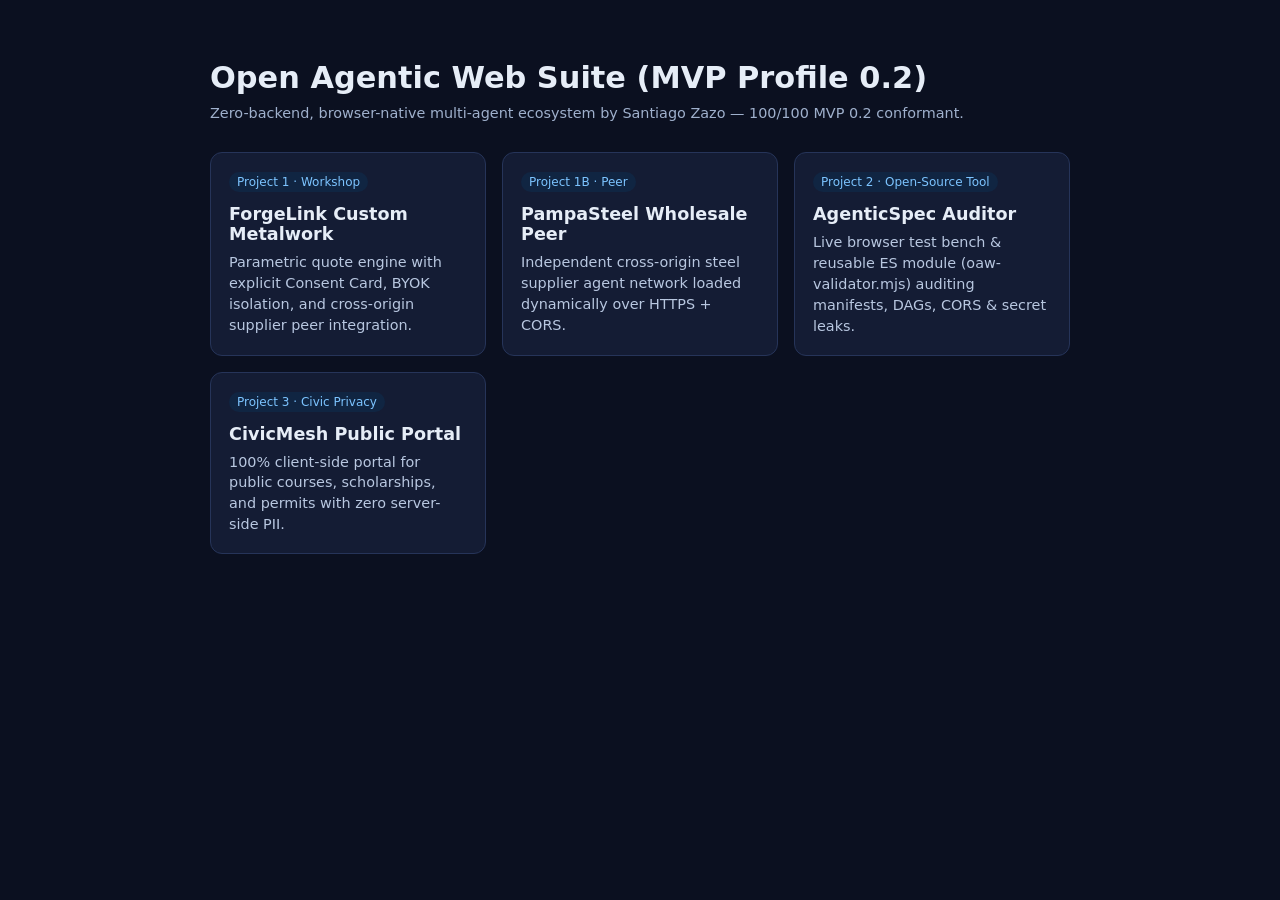
<file: index.html>
<!doctype html>
<html lang="en">
<head>
  <meta charset="utf-8" />
  <meta name="viewport" content="width=device-width,initial-scale=1" />
  <title>Open Agentic Web Suite (MVP Profile 0.2) — Santiago Zazo</title>
  <style>
    body { font-family: system-ui, -apple-system, sans-serif; background:#0b1020; color:#e6edf7; margin:0; padding:40px 20px; }
    .wrap { max-width:860px; margin:0 auto; }
    h1 { font-size:1.9rem; margin-bottom:8px; }
    p.sub { color:#9fb0cc; margin-top:0; margin-bottom:28px; }
    .grid { display:grid; grid-template-columns:repeat(auto-fit,minmax(260px,1fr)); gap:16px; }
    a.card { display:block; background:#141c34; border:1px solid #263459; border-radius:12px; padding:18px; color:#e6edf7; text-decoration:none; transition:border-color .15s; }
    a.card:hover { border-color:#5ea2ff; }
    .tag { display:inline-block; font-size:.75rem; color:#7cc4ff; background:#102542; padding:3px 8px; border-radius:999px; margin-bottom:8px; }
    h2 { font-size:1.1rem; margin:4px 0 8px; }
    p { font-size:.9rem; color:#b8c7e0; margin:0; line-height:1.45; }
  </style>
</head>
<body>
  <div class="wrap">
    <h1>Open Agentic Web Suite (MVP Profile 0.2)</h1>
    <p class="sub">Zero-backend, browser-native multi-agent ecosystem by Santiago Zazo — 100/100 MVP 0.2 conformant.</p>
    <div class="grid">
      <a class="card" href="./01_forgelink_workshop/">
        <span class="tag">Project 1 · Workshop</span>
        <h2>ForgeLink Custom Metalwork</h2>
        <p>Parametric quote engine with explicit Consent Card, BYOK isolation, and cross-origin supplier peer integration.</p>
      </a>
      <a class="card" href="./01b_steel_supplier_peer/">
        <span class="tag">Project 1B · Peer</span>
        <h2>PampaSteel Wholesale Peer</h2>
        <p>Independent cross-origin steel supplier agent network loaded dynamically over HTTPS + CORS.</p>
      </a>
      <a class="card" href="./02_agentic_spec_auditor/">
        <span class="tag">Project 2 · Open-Source Tool</span>
        <h2>AgenticSpec Auditor</h2>
        <p>Live browser test bench &amp; reusable ES module (oaw-validator.mjs) auditing manifests, DAGs, CORS &amp; secret leaks.</p>
      </a>
      <a class="card" href="./03_civicmesh_portal/">
        <span class="tag">Project 3 · Civic Privacy</span>
        <h2>CivicMesh Public Portal</h2>
        <p>100% client-side portal for public courses, scholarships, and permits with zero server-side PII.</p>
      </a>
    </div>
  </div>
</body>
</html>
</file>
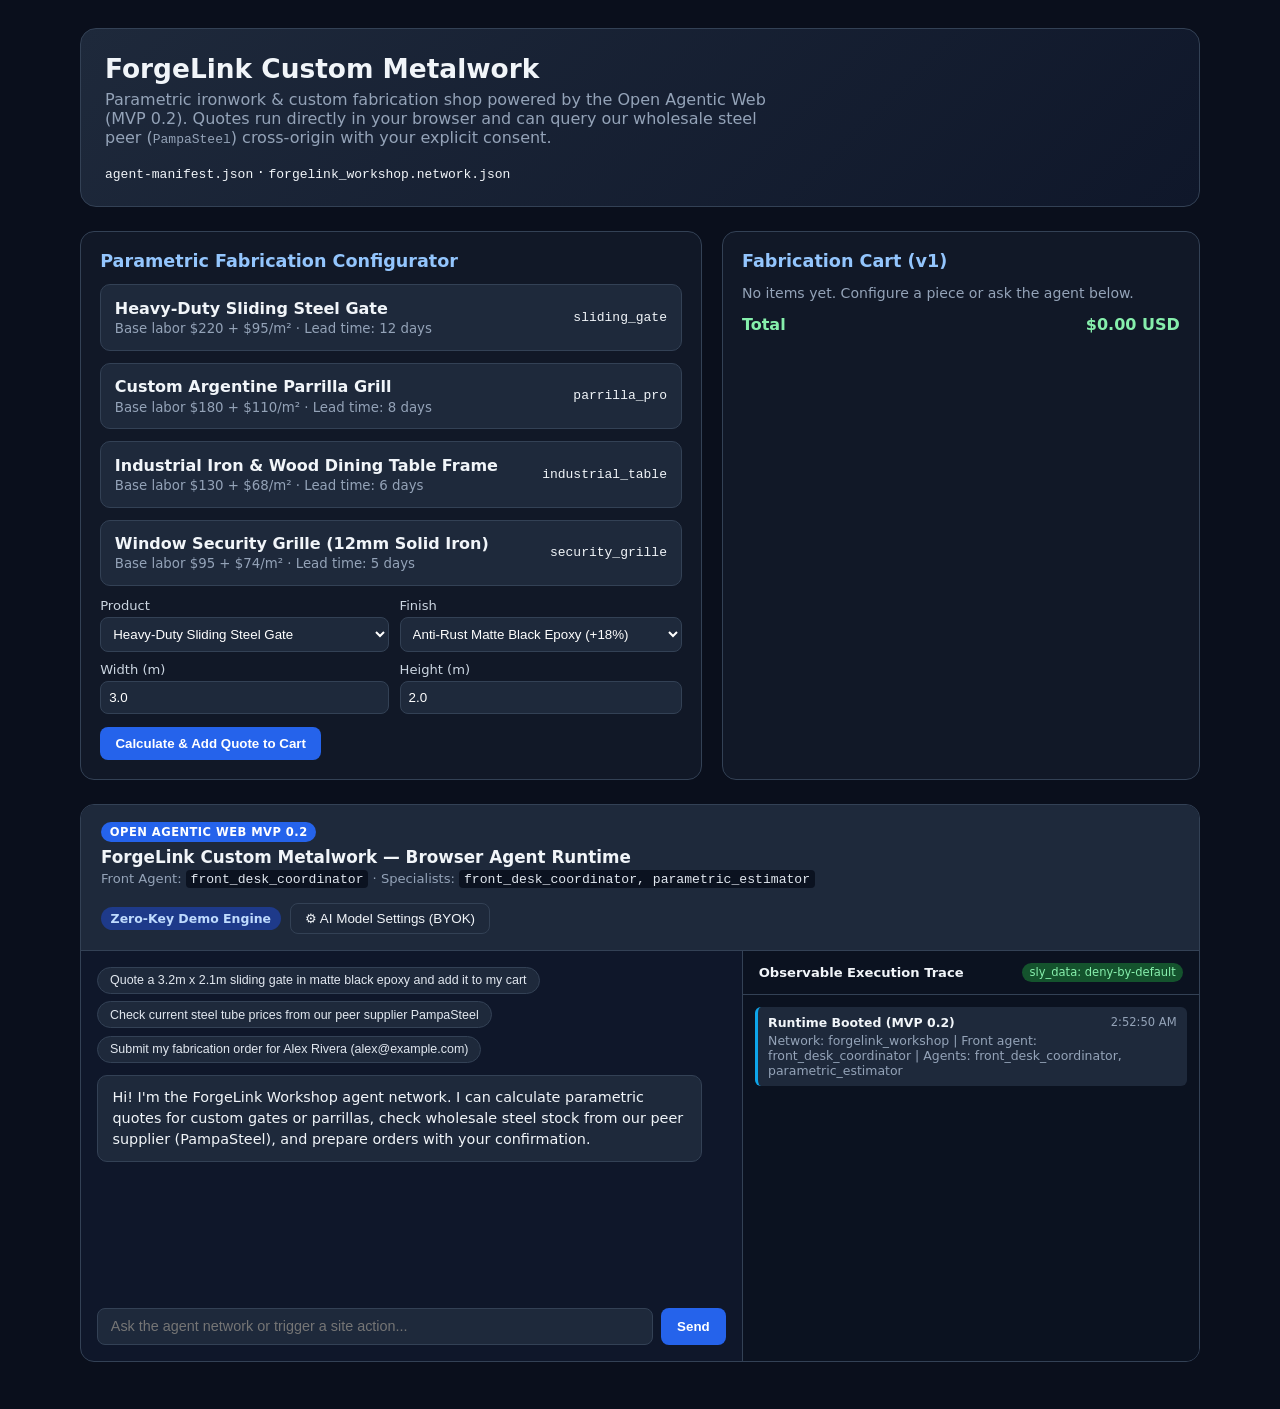
<file: 01_forgelink_workshop/index.html>
<!DOCTYPE html>
<html lang="en">
<head>
  <meta charset="UTF-8" />
  <meta name="viewport" content="width=device-width, initial-scale=1.0" />
  <title>ForgeLink Custom Metalwork — Open Agentic Website</title>
  <link rel="stylesheet" href="./runtime/oaw-runtime.css" />
  <style>
    body { margin: 0; font-family: system-ui, -apple-system, sans-serif; background: #0a0f1c; color: #f1f5f9; }
    .wrap { max-width: 1120px; margin: 0 auto; padding: 1.75rem 1.25rem 3rem; }
    .hero { display: flex; justify-content: space-between; align-items: center; gap: 1rem; flex-wrap: wrap; background: linear-gradient(135deg, #1e293b, #0f172a); border: 1px solid #334155; border-radius: 16px; padding: 1.5rem; margin-bottom: 1.5rem; }
    .hero h1 { margin: 0 0 0.35rem; font-size: 1.65rem; }
    .hero p { margin: 0; color: #94a3b8; max-width: 680px; }
    .grid { display: grid; grid-template-columns: 1.3fr 1fr; gap: 1.25rem; }
    @media (max-width: 860px) { .grid { grid-template-columns: 1fr; } }
    .card { background: #111827; border: 1px solid #334155; border-radius: 14px; padding: 1.2rem; }
    .card h2 { margin: 0 0 0.85rem; font-size: 1.1rem; color: #93c5fd; }
    .prod-list { display: grid; gap: 0.75rem; }
    .prod-item { background: #1e293b; border: 1px solid #334155; border-radius: 10px; padding: 0.85rem; display: flex; justify-content: space-between; align-items: center; gap: 0.75rem; }
    .prod-item small { color: #94a3b8; display: block; margin-top: 0.2rem; }
    .form-grid { display: grid; grid-template-columns: 1fr 1fr; gap: 0.65rem; margin-top: 0.75rem; }
    .form-grid label { display: flex; flex-direction: column; gap: 0.25rem; font-size: 0.82rem; color: #cbd5e1; }
    .form-grid input, .form-grid select { background: #1e293b; color: #fff; border: 1px solid #334155; border-radius: 8px; padding: 0.5rem; }
    .cart-item { display: flex; justify-content: space-between; padding: 0.55rem 0; border-bottom: 1px solid #1f2937; font-size: 0.88rem; }
    .total-bar { display: flex; justify-content: space-between; font-weight: 700; margin-top: 0.8rem; font-size: 1rem; color: #86efac; }
    .btn { background: #2563eb; color: #fff; border: none; border-radius: 8px; padding: 0.55rem 0.95rem; font-weight: 600; cursor: pointer; margin-top: 0.8rem; }
    .order-badge { background: #14532d; color: #bbf7d0; padding: 0.6rem 0.8rem; border-radius: 8px; margin-top: 0.75rem; font-size: 0.84rem; }
  </style>
</head>
<body>
  <div class="wrap">
    <div class="hero">
      <div>
        <h1>ForgeLink Custom Metalwork</h1>
        <p>Parametric ironwork &amp; custom fabrication shop powered by the Open Agentic Web (MVP 0.2). Quotes run directly in your browser and can query our wholesale steel peer (<code>PampaSteel</code>) cross-origin with your explicit consent.</p>
      </div>
      <div><code>agent-manifest.json</code> · <code>forgelink_workshop.network.json</code></div>
    </div>

    <div class="grid">
      <div class="card">
        <h2>Parametric Fabrication Configurator</h2>
        <div class="prod-list" id="prod-list"></div>
        <div class="form-grid">
          <label>Product
            <select id="cfg-prod"></select>
          </label>
          <label>Finish
            <select id="cfg-finish">
              <option value="epoxy_matte">Anti-Rust Matte Black Epoxy (+18%)</option>
              <option value="raw">Raw Welded Steel (Base)</option>
              <option value="galvanized">Hot-Dip Galvanized (+28%)</option>
            </select>
          </label>
          <label>Width (m)
            <input type="number" id="cfg-w" value="3.0" step="0.1" min="0.4" max="8" />
          </label>
          <label>Height (m)
            <input type="number" id="cfg-h" value="2.0" step="0.1" min="0.4" max="4" />
          </label>
        </div>
        <button class="btn" id="btn-add-quote">Calculate &amp; Add Quote to Cart</button>
      </div>

      <div class="card">
        <h2>Fabrication Cart (<span id="cart-ver">v1</span>)</h2>
        <div id="cart-box"><p style="color:#94a3b8;font-size:0.88rem;">No items yet. Configure a piece or ask the agent below.</p></div>
        <div class="total-bar"><span>Total</span><span id="cart-total">$0.00 USD</span></div>
        <div id="order-receipt"></div>
      </div>
    </div>

    <div id="agent-mount"></div>
  </div>

  <script type="module">
    import { OAWRuntime } from "./runtime/oaw-runtime.js";
    import { WORKSHOP_PRODUCTS, WorkshopState } from "./site-actions.js";

    const prodList = document.getElementById("prod-list");
    const prodSel = document.getElementById("cfg-prod");
    WORKSHOP_PRODUCTS.forEach(p => {
      prodList.innerHTML += `<div class="prod-item"><div><strong>${p.name}</strong><small>Base labor $${p.base_labor_usd} + $${p.steel_rate_per_m2}/m² · Lead time: ${p.lead_days} days</small></div><code>${p.id}</code></div>`;
      prodSel.innerHTML += `<option value="${p.id}">${p.name}</option>`;
    });

    function renderCart() {
      document.getElementById("cart-ver").textContent = `v${WorkshopState.version}`;
      const box = document.getElementById("cart-box");
      if (!WorkshopState.cart.length) {
        box.innerHTML = `<p style="color:#94a3b8;font-size:0.88rem;">No items yet. Configure a piece or ask the agent below.</p>`;
      } else {
        box.innerHTML = WorkshopState.cart.map(i =>
          `<div class="cart-item"><span>${i.product_name} (${i.width_m}×${i.height_m}m, ${i.finish})</span><strong>$${i.total_usd.toFixed(2)}</strong></div>`
        ).join("");
      }
      const total = WorkshopState.cart.reduce((s, i) => s + i.total_usd, 0);
      document.getElementById("cart-total").textContent = `$${total.toFixed(2)} USD`;
      if (WorkshopState.orders.length) {
        const o = WorkshopState.orders[0];
        document.getElementById("order-receipt").innerHTML = `<div class="order-badge">Latest Order Confirmed: <strong>${o.order_id}</strong> for ${o.customer_name} — $${o.total_usd.toFixed(2)} USD</div>`;
      }
    }
    WorkshopState.subscribe(renderCart);

    document.getElementById("btn-add-quote").addEventListener("click", () => {
      WorkshopState.addQuoteToCart({
        product_id: prodSel.value,
        width_m: Number(document.getElementById("cfg-w").value),
        height_m: Number(document.getElementById("cfg-h").value),
        finish: document.getElementById("cfg-finish").value
      });
    });

    const rt = new OAWRuntime({
      mountEl: document.getElementById("agent-mount"),
      networkName: "forgelink_workshop",
      greeting: "Hi! I'm the ForgeLink Workshop agent network. I can calculate parametric quotes for custom gates or parrillas, check wholesale steel stock from our peer supplier (PampaSteel), and prepare orders with your confirmation.",
      sampleQueries: [
        "Quote a 3.2m x 2.1m sliding gate in matte black epoxy and add it to my cart",
        "Check current steel tube prices from our peer supplier PampaSteel",
        "Submit my fabrication order for Alex Rivera (alex@example.com)"
      ],
      actions: {
        website_get_workshop_state: {
          effect: "read",
          description: "Returns available fabrication products, current cart items, and cart version.",
          handler: () => ({ ok: true, products: WORKSHOP_PRODUCTS, cart: WorkshopState.cart, version: WorkshopState.version, summary: `${WorkshopState.cart.length} items in cart` })
        },
        website_calculate_quote: {
          effect: "read",
          description: "Calculates a parametric metalwork quote.",
          parameters: {
            type: "object",
            properties: {
              product_id: { type: "string" },
              width_m: { type: "number" },
              height_m: { type: "number" },
              finish: { type: "string" }
            },
            required: ["product_id", "width_m", "height_m"]
          },
          handler: (args) => WorkshopState.calculateQuote(args)
        },
        website_add_quote_to_cart: {
          effect: "write",
          description: "Calculates and adds a custom metalwork quote to the visible cart.",
          parameters: {
            type: "object",
            properties: {
              product_id: { type: "string" },
              width_m: { type: "number" },
              height_m: { type: "number" },
              finish: { type: "string" }
            },
            required: ["product_id", "width_m", "height_m"]
          },
          handler: (args) => WorkshopState.addQuoteToCart(args)
        },
        website_check_peer_steel_prices: {
          effect: "read",
          description: "Loads the cross-origin PampaSteel peer network after visitor consent and returns live steel prices.",
          handler: async (_, runtime) => {
            const peer = await runtime.callPeerNetwork("https://eelprofesor14.github.io/open-agentic-web-suite/01b_steel_supplier_peer/steel_supplier", "Requesting current steel tube and sheet pricing");
            if (!peer.ok) return peer;
            return { ok: true, supplier: peer.peerCatalog?.supplier, materials: peer.peerCatalog?.materials || [], summary: `Loaded ${peer.peerCatalog?.materials?.length || 0} SKUs from ${peer.peerOrigin}` };
          }
        },
        website_submit_fabrication_order: {
          effect: "irreversible",
          description: "Submits the current cart as a confirmed fabrication order after human review.",
          parameters: {
            type: "object",
            properties: {
              customer_name: { type: "string" },
              customer_email: { type: "string" }
            },
            required: ["customer_name", "customer_email"]
          },
          preflight: (args) => WorkshopState.preflightOrder(args),
          handler: (args) => WorkshopState.submitOrder(args)
        }
      },
      localFallbackHandler: async (text, runtime) => {
        const lower = text.toLowerCase();
        if (lower.includes("peer") || lower.includes("steel") || lower.includes("pampasteel") || lower.includes("acero")) {
          const res = await runtime.invokeAction("website_check_peer_steel_prices");
          if (!res.ok) return `Peer lookup did not complete: ${res.reason}`;
          const rows = res.materials.map(m => `• ${m.sku}: ${m.name} — $${m.price_usd.toFixed(2)}/${m.unit} (stock: ${m.stock})`);
          return `Cross-origin response from ${res.supplier} (executed locally, API key isolated):\n${rows.join("\n")}`;
        }
        if (lower.includes("submit") || lower.includes("order") || lower.includes("confirm") || lower.includes("orden")) {
          const emailMatch = text.match(/[\w.-]+@[\w.-]+\.\w+/);
          const res = await runtime.invokeAction("website_submit_fabrication_order", {
            customer_name: "Alex Rivera",
            customer_email: emailMatch ? emailMatch[0] : "alex@example.com"
          });
          return res.ok ? `Order confirmed! Receipt #${res.order.order_id} — Total: $${res.order.total_usd.toFixed(2)} USD.` : `Order not placed: ${res.reason}`;
        }
        if (lower.includes("quote") || lower.includes("gate") || lower.includes("parrilla") || lower.includes("table") || lower.includes("grille") || lower.includes("add")) {
          const dims = text.match(/(\d+(?:\.\d+)?)\s*m?\s*[x×]\s*(\d+(?:\.\d+)?)/i);
          const w = dims ? Number(dims[1]) : 3.2;
          const h = dims ? Number(dims[2]) : 2.1;
          const pid = lower.includes("parrilla") ? "parrilla_pro" : lower.includes("table") ? "industrial_table" : lower.includes("grille") ? "security_grille" : "sliding_gate";
          const fin = lower.includes("galvan") ? "galvanized" : lower.includes("raw") ? "raw" : "epoxy_matte";
          const res = await runtime.invokeAction("website_add_quote_to_cart", { product_id: pid, width_m: w, height_m: h, finish: fin });
          if (!res.ok) return res.reason;
          return `Parametric Estimator added to your cart:
• ${res.item.product_name} (${res.item.width_m}m × ${res.item.height_m}m = ${res.item.area_m2} m²)
• Finish: ${res.item.finish}
• Total: $${res.item.total_usd.toFixed(2)} USD (Lead time: ${res.item.lead_days} days)

Ask me to submit your order whenever you're ready!`;
        }
        const st = await runtime.invokeAction("website_get_workshop_state");
        return `ForgeLink offers ${st.products.map(p => p.name).join(", ")}. Try quoting a 3.2m x 2.1m sliding gate or checking live steel prices from PampaSteel!`;
      }
    });
    rt.boot();
  </script>
</body>
</html>
</file>
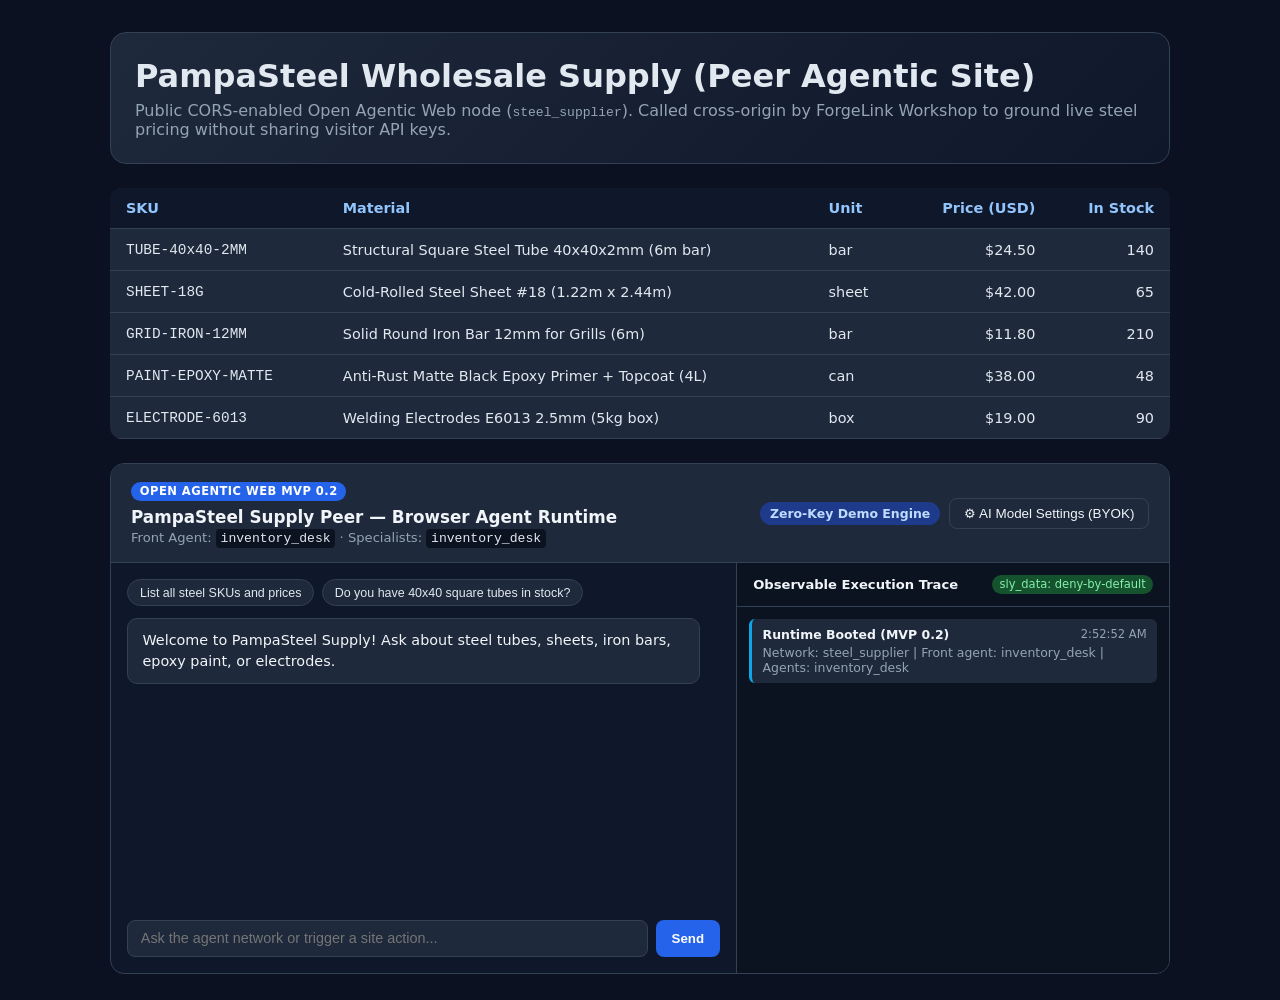
<file: 01b_steel_supplier_peer/index.html>
<!DOCTYPE html>
<html lang="en">
<head>
  <meta charset="UTF-8" />
  <meta name="viewport" content="width=device-width, initial-scale=1.0" />
  <title>PampaSteel Supply — Open Agentic Peer Site</title>
  <link rel="stylesheet" href="./runtime/oaw-runtime.css" />
  <style>
    body { margin: 0; font-family: system-ui, sans-serif; background: #0b1120; color: #e2e8f0; }
    .wrap { max-width: 1060px; margin: 0 auto; padding: 2rem 1.25rem; }
    .hero { background: linear-gradient(135deg, #1e293b, #0f172a); border: 1px solid #334155; border-radius: 16px; padding: 1.5rem; margin-bottom: 1.5rem; }
    .hero h1 { margin: 0 0 0.4rem; }
    .hero p { margin: 0; color: #94a3b8; }
    table { width: 100%; border-collapse: collapse; background: #1e293b; border-radius: 12px; overflow: hidden; }
    th, td { text-align: left; padding: 0.75rem 1rem; border-bottom: 1px solid #334155; font-size: 0.9rem; }
    th { background: #0f172a; color: #93c5fd; }
    .num { text-align: right; font-variant-numeric: tabular-nums; }
  </style>
</head>
<body>
  <div class="wrap">
    <div class="hero">
      <h1>PampaSteel Wholesale Supply (Peer Agentic Site)</h1>
      <p>Public CORS-enabled Open Agentic Web node (<code>steel_supplier</code>). Called cross-origin by ForgeLink Workshop to ground live steel pricing without sharing visitor API keys.</p>
    </div>
    <table>
      <thead><tr><th>SKU</th><th>Material</th><th>Unit</th><th class="num">Price (USD)</th><th class="num">In Stock</th></tr></thead>
      <tbody id="steel-rows"></tbody>
    </table>
    <div id="agent-mount"></div>
  </div>
  <script type="module">
    import { OAWRuntime } from "./runtime/oaw-runtime.js";
    const catalog = await (await fetch("./catalog.json")).json();
    document.getElementById("steel-rows").innerHTML = catalog.materials.map(m =>
      `<tr><td><code>${m.sku}</code></td><td>${m.name}</td><td>${m.unit}</td><td class="num">$${m.price_usd.toFixed(2)}</td><td class="num">${m.stock}</td></tr>`
    ).join("");
    const rt = new OAWRuntime({
      mountEl: document.getElementById("agent-mount"),
      networkName: "steel_supplier",
      greeting: "Welcome to PampaSteel Supply! Ask about steel tubes, sheets, iron bars, epoxy paint, or electrodes.",
      sampleQueries: ["List all steel SKUs and prices", "Do you have 40x40 square tubes in stock?"],
      actions: {
        website_get_steel_catalog: {
          effect: "read",
          description: "Returns the grounded PampaSteel wholesale inventory and prices.",
          handler: () => ({ ok: true, data: catalog, summary: `${catalog.materials.length} SKUs returned` })
        }
      },
      localFallbackHandler: async (text, runtime) => {
        const res = await runtime.invokeAction("website_get_steel_catalog");
        const lines = res.data.materials.map(m => `• ${m.sku}: ${m.name} — $${m.price_usd.toFixed(2)}/${m.unit} (${m.stock} in stock)`);
        return `PampaSteel grounded inventory (updated ${res.data.updated_at}):\n${lines.join("\n")}`;
      }
    });
    rt.boot();
  </script>
</body>
</html>
</file>
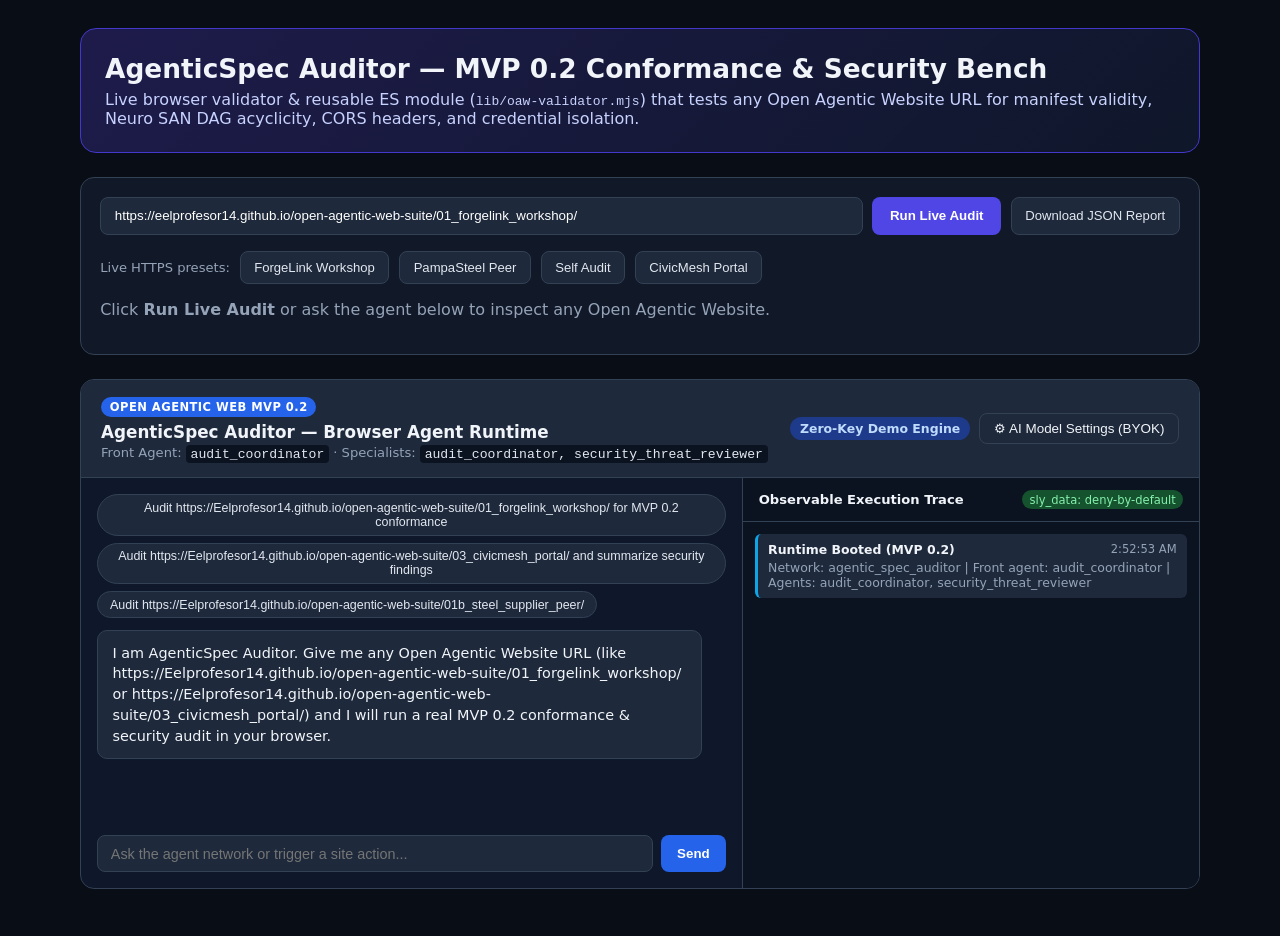
<file: 02_agentic_spec_auditor/index.html>
<!DOCTYPE html>
<html lang="en">
<head>
  <meta charset="UTF-8" />
  <meta name="viewport" content="width=device-width, initial-scale=1.0" />
  <title>AgenticSpec Auditor — Open Agentic Web MVP 0.2 Test Bench</title>
  <link rel="stylesheet" href="./runtime/oaw-runtime.css" />
  <style>
    body { margin: 0; font-family: system-ui, -apple-system, sans-serif; background: #090d16; color: #f1f5f9; }
    .wrap { max-width: 1120px; margin: 0 auto; padding: 1.75rem 1.25rem 3rem; }
    .hero { background: linear-gradient(135deg, #1e1b4b, #0f172a); border: 1px solid #4338ca; border-radius: 16px; padding: 1.5rem; margin-bottom: 1.5rem; }
    .hero h1 { margin: 0 0 0.35rem; font-size: 1.65rem; }
    .hero p { margin: 0; color: #c7d2fe; }
    .bar { display: flex; gap: 0.6rem; flex-wrap: wrap; margin-bottom: 1rem; }
    .bar input { flex: 1; min-width: 260px; background: #1e293b; color: #fff; border: 1px solid #334155; border-radius: 8px; padding: 0.65rem 0.85rem; }
    .btn { background: #4f46e5; color: #fff; border: none; border-radius: 8px; padding: 0.65rem 1.1rem; font-weight: 600; cursor: pointer; }
    .btn-ghost { background: #1e293b; color: #e2e8f0; border: 1px solid #334155; border-radius: 8px; padding: 0.5rem 0.85rem; cursor: pointer; font-size: 0.82rem; }
    .card { background: #111827; border: 1px solid #334155; border-radius: 14px; padding: 1.2rem; }
    .score-banner { display: flex; justify-content: space-between; align-items: center; padding: 0.9rem 1rem; background: #1e293b; border-radius: 10px; margin-bottom: 1rem; flex-wrap: wrap; gap: 0.75rem; }
    .score-num { font-size: 1.6rem; font-weight: 800; color: #4ade80; }
    .score-num.fail { color: #f87171; }
    table { width: 100%; border-collapse: collapse; font-size: 0.88rem; }
    th, td { text-align: left; padding: 0.65rem 0.75rem; border-bottom: 1px solid #1f2937; }
    th { color: #a5b4fc; }
    .pill { padding: 0.15rem 0.55rem; border-radius: 999px; font-weight: 700; font-size: 0.74rem; }
    .PASS { background: #14532d; color: #86efac; }
    .WARN { background: #713f12; color: #fde047; }
    .FAIL { background: #7f1d1d; color: #fca5a5; }
  </style>
</head>
<body>
  <div class="wrap">
    <div class="hero">
      <h1>AgenticSpec Auditor — MVP 0.2 Conformance &amp; Security Bench</h1>
      <p>Live browser validator &amp; reusable ES module (<code>lib/oaw-validator.mjs</code>) that tests any Open Agentic Website URL for manifest validity, Neuro SAN DAG acyclicity, CORS headers, and credential isolation.</p>
    </div>

    <div class="card">
      <div class="bar">
        <input id="audit-url" value="https://eelprofesor14.github.io/open-agentic-web-suite/01_forgelink_workshop/" placeholder="https://your-agentic-site.example/" />
        <button class="btn" id="btn-audit">Run Live Audit</button>
        <button class="btn-ghost" id="btn-export" disabled>Download JSON Report</button>
      </div>
      <div class="bar">
        <span style="font-size:0.82rem;color:#94a3b8;align-self:center;">Live HTTPS presets:</span>
        <button class="btn-ghost preset" data-url="https://eelprofesor14.github.io/open-agentic-web-suite/01_forgelink_workshop/">ForgeLink Workshop</button>
        <button class="btn-ghost preset" data-url="https://eelprofesor14.github.io/open-agentic-web-suite/01b_steel_supplier_peer/">PampaSteel Peer</button>
        <button class="btn-ghost preset" data-url="https://eelprofesor14.github.io/open-agentic-web-suite/02_agentic_spec_auditor/">Self Audit</button>
        <button class="btn-ghost preset" data-url="https://eelprofesor14.github.io/open-agentic-web-suite/03_civicmesh_portal/">CivicMesh Portal</button>
      </div>
      <div id="audit-out"><p style="color:#94a3b8;">Click <strong>Run Live Audit</strong> or ask the agent below to inspect any Open Agentic Website.</p></div>
    </div>

    <div id="agent-mount"></div>
  </div>

  <script type="module">
    import { OAWRuntime } from "./runtime/oaw-runtime.js";
    import { auditRemoteSite } from "./lib/oaw-validator.mjs";

    let lastReport = null;
    const urlInp = document.getElementById("audit-url");
    const outEl = document.getElementById("audit-out");
    const expBtn = document.getElementById("btn-export");

    async function runAndRender(url) {
      urlInp.value = url;
      outEl.innerHTML = `<p style="color:#93c5fd;">Auditing <code>${url}</code> via CORS...</p>`;
      try {
        const rep = await auditRemoteSite(url);
        lastReport = rep;
        expBtn.disabled = false;
        outEl.innerHTML = `
          <div class="score-banner">
            <div><strong>${rep.target}</strong><div style="font-size:0.8rem;color:#94a3b8;">${rep.spec_profile} · ${rep.passed}/${rep.total_checks} passed</div></div>
            <div class="score-num ${rep.failed ? "fail" : ""}">${rep.score}/100 · ${rep.status}</div>
          </div>
          <table>
            <thead><tr><th>ID</th><th>Category</th><th>Status</th><th>Finding</th></tr></thead>
            <tbody>${rep.checks.map(c => `<tr><td><code>${c.id}</code></td><td>${c.category}</td><td><span class="pill ${c.status}">${c.status}</span></td><td>${c.message}</td></tr>`).join("")}</tbody>
          </table>
        `;
        return { ok: true, report: rep, summary: `${rep.status} (${rep.score}/100) for ${rep.target}` };
      } catch (err) {
        outEl.innerHTML = `<div class="oaw-error">Audit failed: ${err.message}</div>`;
        return { ok: false, reason: err.message };
      }
    }

    document.getElementById("btn-audit").addEventListener("click", () => runAndRender(urlInp.value.trim()));
    document.querySelectorAll(".preset").forEach(b => b.addEventListener("click", () => runAndRender(b.dataset.url)));
    expBtn.addEventListener("click", () => {
      if (!lastReport) return;
      const blob = new Blob([JSON.stringify(lastReport, null, 2)], { type: "application/json" });
      const a = document.createElement("a");
      a.href = URL.createObjectURL(blob);
      a.download = `oaw-audit-report-${Date.now()}.json`;
      a.click();
    });

    const rt = new OAWRuntime({
      mountEl: document.getElementById("agent-mount"),
      networkName: "agentic_spec_auditor",
      greeting: "I am AgenticSpec Auditor. Give me any Open Agentic Website URL (like https://Eelprofesor14.github.io/open-agentic-web-suite/01_forgelink_workshop/ or https://Eelprofesor14.github.io/open-agentic-web-suite/03_civicmesh_portal/) and I will run a real MVP 0.2 conformance & security audit in your browser.",
      sampleQueries: [
        "Audit https://Eelprofesor14.github.io/open-agentic-web-suite/01_forgelink_workshop/ for MVP 0.2 conformance",
        "Audit https://Eelprofesor14.github.io/open-agentic-web-suite/03_civicmesh_portal/ and summarize security findings",
        "Audit https://Eelprofesor14.github.io/open-agentic-web-suite/01b_steel_supplier_peer/"
      ],
      actions: {
        website_run_url_audit: {
          effect: "read",
          description: "Fetches agent-manifest.json, network JSON, and links.json from a target URL and runs MVP 0.2 checks.",
          parameters: { type: "object", properties: { target_url: { type: "string" } }, required: ["target_url"] },
          handler: ({ target_url }) => runAndRender(target_url)
        }
      },
      localFallbackHandler: async (text, runtime) => {
        const m = text.match(/https?:\/\/[^\s]+/i);
        const target = m ? m[0] : urlInp.value.trim();
        const res = await runtime.invokeAction("website_run_url_audit", { target_url: target });
        if (!res.ok) return `Audit could not complete: ${res.reason}`;
        const r = res.report;
        const fails = r.checks.filter(c => c.status !== "PASS").map(c => `• [${c.status}] ${c.id}: ${c.message}`);
        return `Audit complete for ${r.target}: ${r.status} (${r.score}/100, ${r.passed}/${r.total_checks} checks passed).\n` +
          (fails.length ? `Items to review:\n${fails.join("\n")}` : "All conformance, DAG, CORS, and credential-isolation checks passed!");
      }
    });
    rt.boot();
  </script>
</body>
</html>
</file>
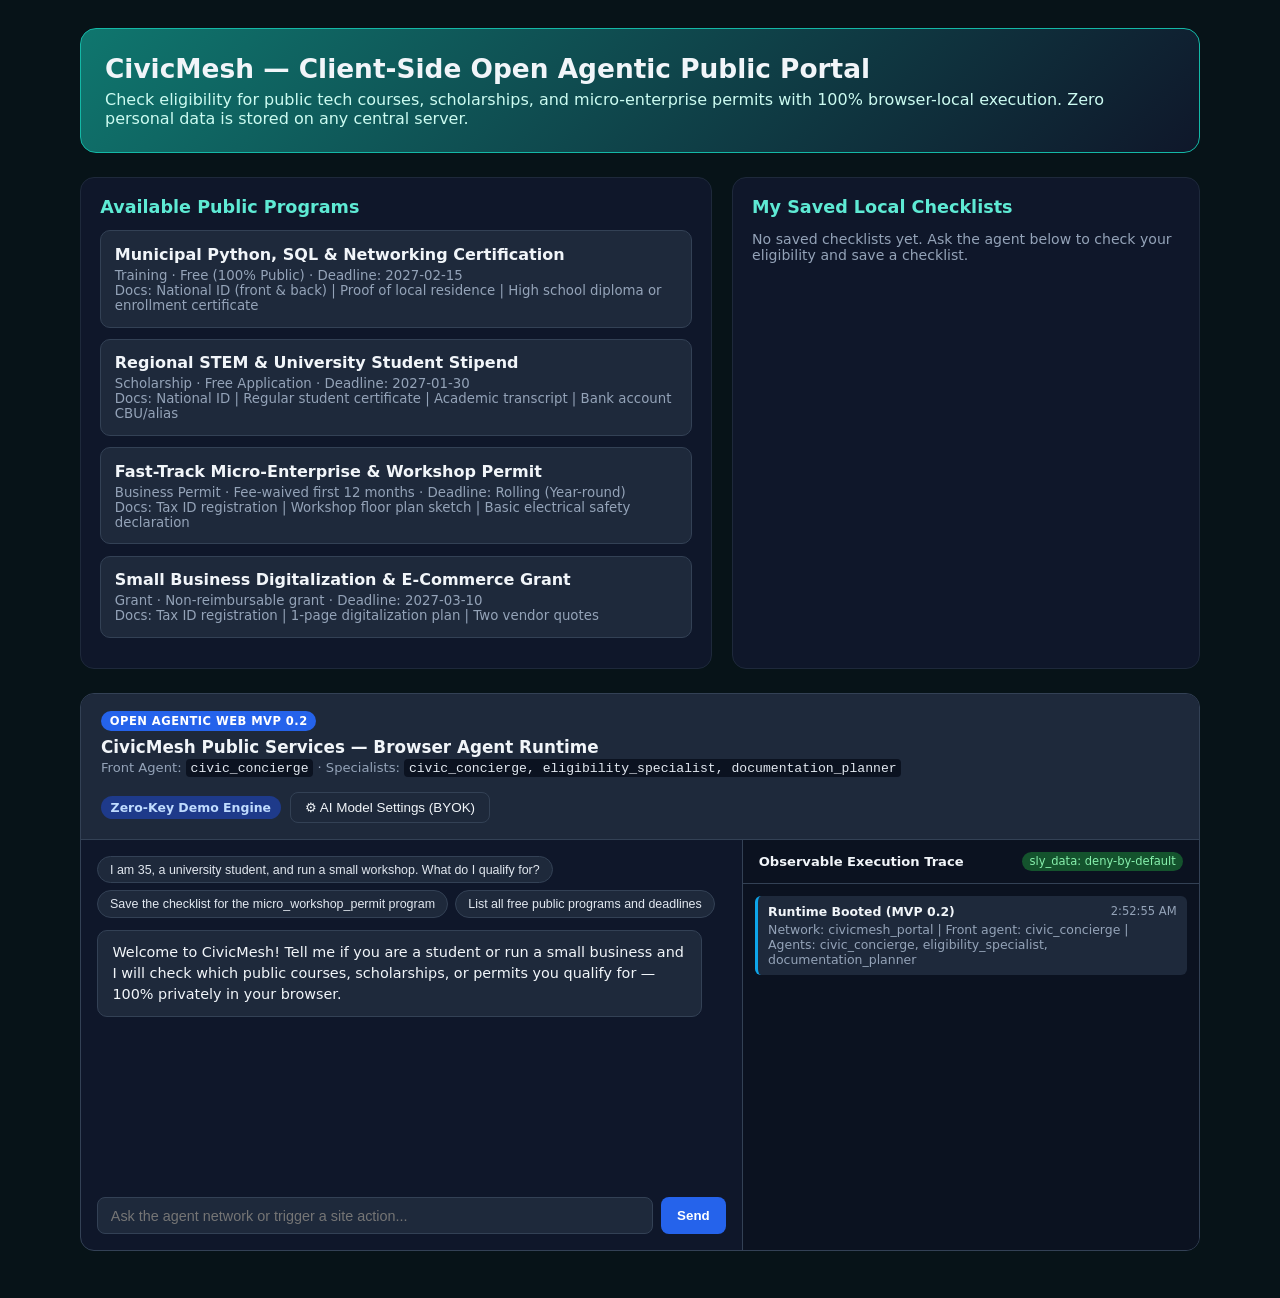
<file: 03_civicmesh_portal/index.html>
<!DOCTYPE html>
<html lang="en">
<head>
  <meta charset="UTF-8" />
  <meta name="viewport" content="width=device-width, initial-scale=1.0" />
  <title>CivicMesh — Privacy-First Open Agentic Public Portal</title>
  <link rel="stylesheet" href="./runtime/oaw-runtime.css" />
  <style>
    body { margin: 0; font-family: system-ui, -apple-system, sans-serif; background: #071318; color: #f1f5f9; }
    .wrap { max-width: 1120px; margin: 0 auto; padding: 1.75rem 1.25rem 3rem; }
    .hero { background: linear-gradient(135deg, #0f766e, #0f172a); border: 1px solid #14b8a6; border-radius: 16px; padding: 1.5rem; margin-bottom: 1.5rem; }
    .hero h1 { margin: 0 0 0.35rem; font-size: 1.65rem; }
    .hero p { margin: 0; color: #ccfbf1; }
    .grid { display: grid; grid-template-columns: 1.35fr 1fr; gap: 1.25rem; }
    @media (max-width: 860px) { .grid { grid-template-columns: 1fr; } }
    .card { background: #0f172a; border: 1px solid #1e293b; border-radius: 14px; padding: 1.2rem; }
    .card h2 { margin: 0 0 0.85rem; font-size: 1.1rem; color: #5eead4; }
    .prog { background: #1e293b; border: 1px solid #334155; border-radius: 10px; padding: 0.85rem; margin-bottom: 0.7rem; }
    .prog strong { display: block; margin-bottom: 0.25rem; }
    .prog small { color: #94a3b8; display: block; }
    .plan-box { background: #134e4a; border: 1px solid #2dd4bf; border-radius: 10px; padding: 0.8rem; margin-bottom: 0.65rem; font-size: 0.86rem; }
  </style>
</head>
<body>
  <div class="wrap">
    <div class="hero">
      <h1>CivicMesh — Client-Side Open Agentic Public Portal</h1>
      <p>Check eligibility for public tech courses, scholarships, and micro-enterprise permits with 100% browser-local execution. Zero personal data is stored on any central server.</p>
    </div>

    <div class="grid">
      <div class="card">
        <h2>Available Public Programs</h2>
        <div id="prog-list"></div>
      </div>
      <div class="card">
        <h2>My Saved Local Checklists</h2>
        <div id="saved-plans"><p style="color:#94a3b8;font-size:0.88rem;">No saved checklists yet. Ask the agent below to check your eligibility and save a checklist.</p></div>
      </div>
    </div>

    <div id="agent-mount"></div>
  </div>

  <script type="module">
    import { OAWRuntime } from "./runtime/oaw-runtime.js";
    import { PUBLIC_PROGRAMS, CivicState } from "./civic-actions.js";

    document.getElementById("prog-list").innerHTML = PUBLIC_PROGRAMS.map(p => `
      <div class="prog">
        <strong>${p.title}</strong>
        <small>${p.category} · ${p.cost} · Deadline: ${p.deadline}</small>
        <small>Docs: ${p.documents.join(" | ")}</small>
      </div>
    `).join("");

    function renderPlans() {
      const el = document.getElementById("saved-plans");
      if (!CivicState.savedPlans.length) return;
      el.innerHTML = CivicState.savedPlans.map(p => `
        <div class="plan-box">
          <strong>${p.title}</strong> (Saved ${p.saved_at})<br>
          Deadline: ${p.deadline}<br>
          Checklist: ${p.documents.map(d => `☐ ${d}`).join(" · ")}
        </div>
      `).join("");
    }
    CivicState.subscribe(renderPlans);

    const rt = new OAWRuntime({
      mountEl: document.getElementById("agent-mount"),
      networkName: "civicmesh_portal",
      greeting: "Welcome to CivicMesh! Tell me if you are a student or run a small business and I will check which public courses, scholarships, or permits you qualify for — 100% privately in your browser.",
      sampleQueries: [
        "I am 35, a university student, and run a small workshop. What do I qualify for?",
        "Save the checklist for the micro_workshop_permit program",
        "List all free public programs and deadlines"
      ],
      actions: {
        website_list_programs: {
          effect: "read",
          description: "Returns all public training, scholarship, and permit programs.",
          handler: () => ({ ok: true, programs: PUBLIC_PROGRAMS, summary: `${PUBLIC_PROGRAMS.length} public programs returned` })
        },
        website_check_eligibility: {
          effect: "read",
          description: "Checks eligibility locally in the browser based on age, student status, and small business ownership.",
          parameters: {
            type: "object",
            properties: {
              age: { type: "number" },
              is_student: { type: "boolean" },
              has_small_business: { type: "boolean" }
            }
          },
          handler: (args) => CivicState.checkEligibility(args)
        },
        website_save_checklist_plan: {
          effect: "irreversible",
          description: "Saves a program document checklist to the visitor's local browser after confirmation.",
          parameters: { type: "object", properties: { program_id: { type: "string" } }, required: ["program_id"] },
          preflight: (args) => CivicState.preflightSavePlan(args),
          handler: (args) => CivicState.savePlan(args)
        }
      },
      localFallbackHandler: async (text, runtime) => {
        const lower = text.toLowerCase();
        if (lower.includes("save") || lower.includes("guardar") || lower.includes("checklist")) {
          const pid = lower.includes("scholar") || lower.includes("beca") ? "stem_scholarship"
            : lower.includes("grant") ? "digital_sme_grant"
            : lower.includes("bootcamp") || lower.includes("python") ? "tech_bootcamp"
            : "micro_workshop_permit";
          const res = await runtime.invokeAction("website_save_checklist_plan", { program_id: pid });
          return res.ok ? `Saved checklist for "${res.plan.title}" locally in your browser.` : `Not saved: ${res.reason}`;
        }
        if (lower.includes("qualify") || lower.includes("student") || lower.includes("business") || lower.includes("workshop") || lower.includes("elegib")) {
          const ageM = text.match(/(\d{2})/);
          const res = await runtime.invokeAction("website_check_eligibility", {
            age: ageM ? Number(ageM[1]) : 30,
            is_student: /student|universi|estudi/i.test(lower),
            has_small_business: /business|workshop|pyme|emprend|taller/i.test(lower)
          });
          return `You qualify for ${res.matched.length} public program(s) (${res.privacy_note}):\n` +
            res.matched.map(p => `• ${p.title} (${p.deadline}) — Docs: ${p.documents.join(", ")}`).join("\n");
        }
        const res = await runtime.invokeAction("website_list_programs");
        return res.programs.map(p => `• [${p.id}] ${p.title} — ${p.cost} (Deadline: ${p.deadline})`).join("\n");
      }
    });
    rt.boot();
  </script>
</body>
</html>
</file>
<file: 01_forgelink_workshop/runtime/oaw-runtime.css>
:root {
  --oaw-bg: #0f172a;
  --oaw-surface: #1e293b;
  --oaw-border: #334155;
  --oaw-text: #f1f5f9;
  --oaw-muted: #94a3b8;
  --oaw-primary: #2563eb;
  --oaw-accent: #0ea5e9;
  --oaw-danger: #dc2626;
  --oaw-ok: #16a34a;
}
.oaw-widget {
  background: var(--oaw-bg);
  color: var(--oaw-text);
  border: 1px solid var(--oaw-border);
  border-radius: 14px;
  overflow: hidden;
  font-family: system-ui, -apple-system, Segoe UI, Roboto, sans-serif;
  margin-top: 1.5rem;
}
.oaw-header {
  display: flex;
  justify-content: space-between;
  align-items: center;
  gap: 1rem;
  flex-wrap: wrap;
  padding: 1rem 1.25rem;
  background: var(--oaw-surface);
  border-bottom: 1px solid var(--oaw-border);
}
.oaw-badge {
  display: inline-block;
  font-size: 0.72rem;
  font-weight: 700;
  letter-spacing: 0.04em;
  text-transform: uppercase;
  background: var(--oaw-primary);
  color: #fff;
  padding: 0.18rem 0.55rem;
  border-radius: 999px;
  margin-bottom: 0.35rem;
}
.oaw-title { margin: 0; font-size: 1.05rem; }
.oaw-sub { margin: 0.2rem 0 0; font-size: 0.82rem; color: var(--oaw-muted); }
.oaw-sub code { color: #e2e8f0; background: #0b1220; padding: 0.1rem 0.3rem; border-radius: 4px; }
.oaw-header-actions { display: flex; align-items: center; gap: 0.6rem; flex-wrap: wrap; }
.oaw-mode-pill { font-size: 0.78rem; padding: 0.25rem 0.6rem; border-radius: 999px; font-weight: 600; }
.oaw-mode-pill.demo { background: #1e3a8a; color: #bfdbfe; }
.oaw-mode-pill.live { background: #14532d; color: #bbf7d0; }
.oaw-settings-panel { padding: 1rem 1.25rem; background: #0b1220; border-bottom: 1px solid var(--oaw-border); }
.oaw-settings-grid { display: grid; grid-template-columns: repeat(auto-fit, minmax(210px, 1fr)); gap: 0.75rem; }
.oaw-settings-grid label { display: flex; flex-direction: column; gap: 0.3rem; font-size: 0.8rem; color: var(--oaw-muted); }
.oaw-settings-grid .oaw-full { grid-column: 1 / -1; }
.oaw-settings-grid input, .oaw-settings-grid select {
  background: var(--oaw-surface); color: var(--oaw-text); border: 1px solid var(--oaw-border);
  border-radius: 8px; padding: 0.5rem 0.65rem; font-size: 0.88rem;
}
.oaw-settings-footer { display: flex; align-items: center; gap: 0.75rem; margin-top: 0.9rem; flex-wrap: wrap; }
.oaw-hint { font-size: 0.78rem; color: var(--oaw-muted); }
.oaw-body { display: grid; grid-template-columns: 1.45fr 1fr; min-height: 410px; }
@media (max-width: 860px) { .oaw-body { grid-template-columns: 1fr; } }
.oaw-chat-col { display: flex; flex-direction: column; border-right: 1px solid var(--oaw-border); padding: 1rem; gap: 0.75rem; }
.oaw-samples { display: flex; flex-wrap: wrap; gap: 0.45rem; }
.oaw-chip {
  background: var(--oaw-surface); color: #e2e8f0; border: 1px solid var(--oaw-border);
  border-radius: 999px; padding: 0.35rem 0.75rem; font-size: 0.78rem; cursor: pointer;
}
.oaw-chip:hover { border-color: var(--oaw-accent); color: #fff; }
.oaw-messages { flex: 1; overflow-y: auto; max-height: 360px; display: flex; flex-direction: column; gap: 0.6rem; padding-right: 0.25rem; }
.oaw-msg { padding: 0.7rem 0.9rem; border-radius: 10px; font-size: 0.9rem; line-height: 1.45; max-width: 92%; }
.oaw-msg-user { align-self: flex-end; background: var(--oaw-primary); color: #fff; }
.oaw-msg-assistant { align-self: flex-start; background: var(--oaw-surface); border: 1px solid var(--oaw-border); }
.oaw-input-row { display: flex; gap: 0.5rem; }
.oaw-input-row input {
  flex: 1; background: var(--oaw-surface); color: var(--oaw-text); border: 1px solid var(--oaw-border);
  border-radius: 8px; padding: 0.6rem 0.8rem; font-size: 0.9rem;
}
.oaw-btn-primary { background: var(--oaw-primary); color: #fff; border: none; border-radius: 8px; padding: 0.55rem 1rem; font-weight: 600; cursor: pointer; }
.oaw-btn-secondary { background: #0f766e; color: #fff; border: none; border-radius: 8px; padding: 0.55rem 1rem; font-weight: 600; cursor: pointer; }
.oaw-btn-ghost { background: transparent; color: var(--oaw-text); border: 1px solid var(--oaw-border); border-radius: 8px; padding: 0.45rem 0.85rem; cursor: pointer; font-size: 0.84rem; }
.oaw-btn-danger { background: var(--oaw-danger); color: #fff; border: none; border-radius: 8px; padding: 0.5rem 0.9rem; font-weight: 600; cursor: pointer; }
.oaw-confirm-card, .oaw-consent-card {
  background: #172554; border: 1px solid #3b82f6; border-radius: 10px; padding: 0.9rem; font-size: 0.86rem;
}
.oaw-consent-card { background: #1e1b4b; border-color: #818cf8; }
.oaw-confirm-tag { font-size: 0.72rem; font-weight: 700; text-transform: uppercase; color: #93c5fd; margin-bottom: 0.3rem; }
.oaw-confirm-card h4, .oaw-consent-card h4 { margin: 0 0 0.5rem; font-size: 0.96rem; }
.oaw-confirm-rows { display: grid; gap: 0.25rem; margin-bottom: 0.75rem; }
.oaw-confirm-actions { display: flex; gap: 0.5rem; flex-wrap: wrap; margin-top: 0.65rem; }
.oaw-privacy-note { font-size: 0.78rem; color: #c7d2fe; background: rgba(0,0,0,0.25); padding: 0.45rem 0.6rem; border-radius: 6px; }
.oaw-trace-col { display: flex; flex-direction: column; background: #0b1220; }
.oaw-trace-head { display: flex; justify-content: space-between; align-items: center; padding: 0.75rem 1rem; border-bottom: 1px solid var(--oaw-border); font-size: 0.82rem; }
.oaw-trace-meta { font-size: 0.72rem; color: #86efac; background: #14532d; padding: 0.15rem 0.45rem; border-radius: 999px; }
.oaw-traces { padding: 0.75rem; overflow-y: auto; max-height: 410px; display: flex; flex-direction: column; gap: 0.5rem; }
.oaw-trace-item { background: var(--oaw-surface); border-left: 3px solid var(--oaw-accent); border-radius: 6px; padding: 0.5rem 0.65rem; font-size: 0.78rem; }
.oaw-trace-security, .oaw-trace-error { border-left-color: #ef4444; }
.oaw-trace-consent, .oaw-trace-peer { border-left-color: #a855f7; }
.oaw-trace-tool { border-left-color: #22c55e; }
.oaw-trace-top { display: flex; justify-content: space-between; font-weight: 600; gap: 0.5rem; }
.oaw-trace-top time { color: var(--oaw-muted); font-weight: 400; font-size: 0.72rem; }
.oaw-trace-detail { color: var(--oaw-muted); margin-top: 0.2rem; word-break: break-word; }
.oaw-error { padding: 1rem; background: #450a0a; color: #fecaca; border: 1px solid #ef4444; border-radius: 10px; }
</file>
<file: 01b_steel_supplier_peer/runtime/oaw-runtime.css>
:root {
  --oaw-bg: #0f172a;
  --oaw-surface: #1e293b;
  --oaw-border: #334155;
  --oaw-text: #f1f5f9;
  --oaw-muted: #94a3b8;
  --oaw-primary: #2563eb;
  --oaw-accent: #0ea5e9;
  --oaw-danger: #dc2626;
  --oaw-ok: #16a34a;
}
.oaw-widget {
  background: var(--oaw-bg);
  color: var(--oaw-text);
  border: 1px solid var(--oaw-border);
  border-radius: 14px;
  overflow: hidden;
  font-family: system-ui, -apple-system, Segoe UI, Roboto, sans-serif;
  margin-top: 1.5rem;
}
.oaw-header {
  display: flex;
  justify-content: space-between;
  align-items: center;
  gap: 1rem;
  flex-wrap: wrap;
  padding: 1rem 1.25rem;
  background: var(--oaw-surface);
  border-bottom: 1px solid var(--oaw-border);
}
.oaw-badge {
  display: inline-block;
  font-size: 0.72rem;
  font-weight: 700;
  letter-spacing: 0.04em;
  text-transform: uppercase;
  background: var(--oaw-primary);
  color: #fff;
  padding: 0.18rem 0.55rem;
  border-radius: 999px;
  margin-bottom: 0.35rem;
}
.oaw-title { margin: 0; font-size: 1.05rem; }
.oaw-sub { margin: 0.2rem 0 0; font-size: 0.82rem; color: var(--oaw-muted); }
.oaw-sub code { color: #e2e8f0; background: #0b1220; padding: 0.1rem 0.3rem; border-radius: 4px; }
.oaw-header-actions { display: flex; align-items: center; gap: 0.6rem; flex-wrap: wrap; }
.oaw-mode-pill { font-size: 0.78rem; padding: 0.25rem 0.6rem; border-radius: 999px; font-weight: 600; }
.oaw-mode-pill.demo { background: #1e3a8a; color: #bfdbfe; }
.oaw-mode-pill.live { background: #14532d; color: #bbf7d0; }
.oaw-settings-panel { padding: 1rem 1.25rem; background: #0b1220; border-bottom: 1px solid var(--oaw-border); }
.oaw-settings-grid { display: grid; grid-template-columns: repeat(auto-fit, minmax(210px, 1fr)); gap: 0.75rem; }
.oaw-settings-grid label { display: flex; flex-direction: column; gap: 0.3rem; font-size: 0.8rem; color: var(--oaw-muted); }
.oaw-settings-grid .oaw-full { grid-column: 1 / -1; }
.oaw-settings-grid input, .oaw-settings-grid select {
  background: var(--oaw-surface); color: var(--oaw-text); border: 1px solid var(--oaw-border);
  border-radius: 8px; padding: 0.5rem 0.65rem; font-size: 0.88rem;
}
.oaw-settings-footer { display: flex; align-items: center; gap: 0.75rem; margin-top: 0.9rem; flex-wrap: wrap; }
.oaw-hint { font-size: 0.78rem; color: var(--oaw-muted); }
.oaw-body { display: grid; grid-template-columns: 1.45fr 1fr; min-height: 410px; }
@media (max-width: 860px) { .oaw-body { grid-template-columns: 1fr; } }
.oaw-chat-col { display: flex; flex-direction: column; border-right: 1px solid var(--oaw-border); padding: 1rem; gap: 0.75rem; }
.oaw-samples { display: flex; flex-wrap: wrap; gap: 0.45rem; }
.oaw-chip {
  background: var(--oaw-surface); color: #e2e8f0; border: 1px solid var(--oaw-border);
  border-radius: 999px; padding: 0.35rem 0.75rem; font-size: 0.78rem; cursor: pointer;
}
.oaw-chip:hover { border-color: var(--oaw-accent); color: #fff; }
.oaw-messages { flex: 1; overflow-y: auto; max-height: 360px; display: flex; flex-direction: column; gap: 0.6rem; padding-right: 0.25rem; }
.oaw-msg { padding: 0.7rem 0.9rem; border-radius: 10px; font-size: 0.9rem; line-height: 1.45; max-width: 92%; }
.oaw-msg-user { align-self: flex-end; background: var(--oaw-primary); color: #fff; }
.oaw-msg-assistant { align-self: flex-start; background: var(--oaw-surface); border: 1px solid var(--oaw-border); }
.oaw-input-row { display: flex; gap: 0.5rem; }
.oaw-input-row input {
  flex: 1; background: var(--oaw-surface); color: var(--oaw-text); border: 1px solid var(--oaw-border);
  border-radius: 8px; padding: 0.6rem 0.8rem; font-size: 0.9rem;
}
.oaw-btn-primary { background: var(--oaw-primary); color: #fff; border: none; border-radius: 8px; padding: 0.55rem 1rem; font-weight: 600; cursor: pointer; }
.oaw-btn-secondary { background: #0f766e; color: #fff; border: none; border-radius: 8px; padding: 0.55rem 1rem; font-weight: 600; cursor: pointer; }
.oaw-btn-ghost { background: transparent; color: var(--oaw-text); border: 1px solid var(--oaw-border); border-radius: 8px; padding: 0.45rem 0.85rem; cursor: pointer; font-size: 0.84rem; }
.oaw-btn-danger { background: var(--oaw-danger); color: #fff; border: none; border-radius: 8px; padding: 0.5rem 0.9rem; font-weight: 600; cursor: pointer; }
.oaw-confirm-card, .oaw-consent-card {
  background: #172554; border: 1px solid #3b82f6; border-radius: 10px; padding: 0.9rem; font-size: 0.86rem;
}
.oaw-consent-card { background: #1e1b4b; border-color: #818cf8; }
.oaw-confirm-tag { font-size: 0.72rem; font-weight: 700; text-transform: uppercase; color: #93c5fd; margin-bottom: 0.3rem; }
.oaw-confirm-card h4, .oaw-consent-card h4 { margin: 0 0 0.5rem; font-size: 0.96rem; }
.oaw-confirm-rows { display: grid; gap: 0.25rem; margin-bottom: 0.75rem; }
.oaw-confirm-actions { display: flex; gap: 0.5rem; flex-wrap: wrap; margin-top: 0.65rem; }
.oaw-privacy-note { font-size: 0.78rem; color: #c7d2fe; background: rgba(0,0,0,0.25); padding: 0.45rem 0.6rem; border-radius: 6px; }
.oaw-trace-col { display: flex; flex-direction: column; background: #0b1220; }
.oaw-trace-head { display: flex; justify-content: space-between; align-items: center; padding: 0.75rem 1rem; border-bottom: 1px solid var(--oaw-border); font-size: 0.82rem; }
.oaw-trace-meta { font-size: 0.72rem; color: #86efac; background: #14532d; padding: 0.15rem 0.45rem; border-radius: 999px; }
.oaw-traces { padding: 0.75rem; overflow-y: auto; max-height: 410px; display: flex; flex-direction: column; gap: 0.5rem; }
.oaw-trace-item { background: var(--oaw-surface); border-left: 3px solid var(--oaw-accent); border-radius: 6px; padding: 0.5rem 0.65rem; font-size: 0.78rem; }
.oaw-trace-security, .oaw-trace-error { border-left-color: #ef4444; }
.oaw-trace-consent, .oaw-trace-peer { border-left-color: #a855f7; }
.oaw-trace-tool { border-left-color: #22c55e; }
.oaw-trace-top { display: flex; justify-content: space-between; font-weight: 600; gap: 0.5rem; }
.oaw-trace-top time { color: var(--oaw-muted); font-weight: 400; font-size: 0.72rem; }
.oaw-trace-detail { color: var(--oaw-muted); margin-top: 0.2rem; word-break: break-word; }
.oaw-error { padding: 1rem; background: #450a0a; color: #fecaca; border: 1px solid #ef4444; border-radius: 10px; }
</file>
<file: 02_agentic_spec_auditor/runtime/oaw-runtime.css>
:root {
  --oaw-bg: #0f172a;
  --oaw-surface: #1e293b;
  --oaw-border: #334155;
  --oaw-text: #f1f5f9;
  --oaw-muted: #94a3b8;
  --oaw-primary: #2563eb;
  --oaw-accent: #0ea5e9;
  --oaw-danger: #dc2626;
  --oaw-ok: #16a34a;
}
.oaw-widget {
  background: var(--oaw-bg);
  color: var(--oaw-text);
  border: 1px solid var(--oaw-border);
  border-radius: 14px;
  overflow: hidden;
  font-family: system-ui, -apple-system, Segoe UI, Roboto, sans-serif;
  margin-top: 1.5rem;
}
.oaw-header {
  display: flex;
  justify-content: space-between;
  align-items: center;
  gap: 1rem;
  flex-wrap: wrap;
  padding: 1rem 1.25rem;
  background: var(--oaw-surface);
  border-bottom: 1px solid var(--oaw-border);
}
.oaw-badge {
  display: inline-block;
  font-size: 0.72rem;
  font-weight: 700;
  letter-spacing: 0.04em;
  text-transform: uppercase;
  background: var(--oaw-primary);
  color: #fff;
  padding: 0.18rem 0.55rem;
  border-radius: 999px;
  margin-bottom: 0.35rem;
}
.oaw-title { margin: 0; font-size: 1.05rem; }
.oaw-sub { margin: 0.2rem 0 0; font-size: 0.82rem; color: var(--oaw-muted); }
.oaw-sub code { color: #e2e8f0; background: #0b1220; padding: 0.1rem 0.3rem; border-radius: 4px; }
.oaw-header-actions { display: flex; align-items: center; gap: 0.6rem; flex-wrap: wrap; }
.oaw-mode-pill { font-size: 0.78rem; padding: 0.25rem 0.6rem; border-radius: 999px; font-weight: 600; }
.oaw-mode-pill.demo { background: #1e3a8a; color: #bfdbfe; }
.oaw-mode-pill.live { background: #14532d; color: #bbf7d0; }
.oaw-settings-panel { padding: 1rem 1.25rem; background: #0b1220; border-bottom: 1px solid var(--oaw-border); }
.oaw-settings-grid { display: grid; grid-template-columns: repeat(auto-fit, minmax(210px, 1fr)); gap: 0.75rem; }
.oaw-settings-grid label { display: flex; flex-direction: column; gap: 0.3rem; font-size: 0.8rem; color: var(--oaw-muted); }
.oaw-settings-grid .oaw-full { grid-column: 1 / -1; }
.oaw-settings-grid input, .oaw-settings-grid select {
  background: var(--oaw-surface); color: var(--oaw-text); border: 1px solid var(--oaw-border);
  border-radius: 8px; padding: 0.5rem 0.65rem; font-size: 0.88rem;
}
.oaw-settings-footer { display: flex; align-items: center; gap: 0.75rem; margin-top: 0.9rem; flex-wrap: wrap; }
.oaw-hint { font-size: 0.78rem; color: var(--oaw-muted); }
.oaw-body { display: grid; grid-template-columns: 1.45fr 1fr; min-height: 410px; }
@media (max-width: 860px) { .oaw-body { grid-template-columns: 1fr; } }
.oaw-chat-col { display: flex; flex-direction: column; border-right: 1px solid var(--oaw-border); padding: 1rem; gap: 0.75rem; }
.oaw-samples { display: flex; flex-wrap: wrap; gap: 0.45rem; }
.oaw-chip {
  background: var(--oaw-surface); color: #e2e8f0; border: 1px solid var(--oaw-border);
  border-radius: 999px; padding: 0.35rem 0.75rem; font-size: 0.78rem; cursor: pointer;
}
.oaw-chip:hover { border-color: var(--oaw-accent); color: #fff; }
.oaw-messages { flex: 1; overflow-y: auto; max-height: 360px; display: flex; flex-direction: column; gap: 0.6rem; padding-right: 0.25rem; }
.oaw-msg { padding: 0.7rem 0.9rem; border-radius: 10px; font-size: 0.9rem; line-height: 1.45; max-width: 92%; }
.oaw-msg-user { align-self: flex-end; background: var(--oaw-primary); color: #fff; }
.oaw-msg-assistant { align-self: flex-start; background: var(--oaw-surface); border: 1px solid var(--oaw-border); }
.oaw-input-row { display: flex; gap: 0.5rem; }
.oaw-input-row input {
  flex: 1; background: var(--oaw-surface); color: var(--oaw-text); border: 1px solid var(--oaw-border);
  border-radius: 8px; padding: 0.6rem 0.8rem; font-size: 0.9rem;
}
.oaw-btn-primary { background: var(--oaw-primary); color: #fff; border: none; border-radius: 8px; padding: 0.55rem 1rem; font-weight: 600; cursor: pointer; }
.oaw-btn-secondary { background: #0f766e; color: #fff; border: none; border-radius: 8px; padding: 0.55rem 1rem; font-weight: 600; cursor: pointer; }
.oaw-btn-ghost { background: transparent; color: var(--oaw-text); border: 1px solid var(--oaw-border); border-radius: 8px; padding: 0.45rem 0.85rem; cursor: pointer; font-size: 0.84rem; }
.oaw-btn-danger { background: var(--oaw-danger); color: #fff; border: none; border-radius: 8px; padding: 0.5rem 0.9rem; font-weight: 600; cursor: pointer; }
.oaw-confirm-card, .oaw-consent-card {
  background: #172554; border: 1px solid #3b82f6; border-radius: 10px; padding: 0.9rem; font-size: 0.86rem;
}
.oaw-consent-card { background: #1e1b4b; border-color: #818cf8; }
.oaw-confirm-tag { font-size: 0.72rem; font-weight: 700; text-transform: uppercase; color: #93c5fd; margin-bottom: 0.3rem; }
.oaw-confirm-card h4, .oaw-consent-card h4 { margin: 0 0 0.5rem; font-size: 0.96rem; }
.oaw-confirm-rows { display: grid; gap: 0.25rem; margin-bottom: 0.75rem; }
.oaw-confirm-actions { display: flex; gap: 0.5rem; flex-wrap: wrap; margin-top: 0.65rem; }
.oaw-privacy-note { font-size: 0.78rem; color: #c7d2fe; background: rgba(0,0,0,0.25); padding: 0.45rem 0.6rem; border-radius: 6px; }
.oaw-trace-col { display: flex; flex-direction: column; background: #0b1220; }
.oaw-trace-head { display: flex; justify-content: space-between; align-items: center; padding: 0.75rem 1rem; border-bottom: 1px solid var(--oaw-border); font-size: 0.82rem; }
.oaw-trace-meta { font-size: 0.72rem; color: #86efac; background: #14532d; padding: 0.15rem 0.45rem; border-radius: 999px; }
.oaw-traces { padding: 0.75rem; overflow-y: auto; max-height: 410px; display: flex; flex-direction: column; gap: 0.5rem; }
.oaw-trace-item { background: var(--oaw-surface); border-left: 3px solid var(--oaw-accent); border-radius: 6px; padding: 0.5rem 0.65rem; font-size: 0.78rem; }
.oaw-trace-security, .oaw-trace-error { border-left-color: #ef4444; }
.oaw-trace-consent, .oaw-trace-peer { border-left-color: #a855f7; }
.oaw-trace-tool { border-left-color: #22c55e; }
.oaw-trace-top { display: flex; justify-content: space-between; font-weight: 600; gap: 0.5rem; }
.oaw-trace-top time { color: var(--oaw-muted); font-weight: 400; font-size: 0.72rem; }
.oaw-trace-detail { color: var(--oaw-muted); margin-top: 0.2rem; word-break: break-word; }
.oaw-error { padding: 1rem; background: #450a0a; color: #fecaca; border: 1px solid #ef4444; border-radius: 10px; }
</file>
<file: 03_civicmesh_portal/runtime/oaw-runtime.css>
:root {
  --oaw-bg: #0f172a;
  --oaw-surface: #1e293b;
  --oaw-border: #334155;
  --oaw-text: #f1f5f9;
  --oaw-muted: #94a3b8;
  --oaw-primary: #2563eb;
  --oaw-accent: #0ea5e9;
  --oaw-danger: #dc2626;
  --oaw-ok: #16a34a;
}
.oaw-widget {
  background: var(--oaw-bg);
  color: var(--oaw-text);
  border: 1px solid var(--oaw-border);
  border-radius: 14px;
  overflow: hidden;
  font-family: system-ui, -apple-system, Segoe UI, Roboto, sans-serif;
  margin-top: 1.5rem;
}
.oaw-header {
  display: flex;
  justify-content: space-between;
  align-items: center;
  gap: 1rem;
  flex-wrap: wrap;
  padding: 1rem 1.25rem;
  background: var(--oaw-surface);
  border-bottom: 1px solid var(--oaw-border);
}
.oaw-badge {
  display: inline-block;
  font-size: 0.72rem;
  font-weight: 700;
  letter-spacing: 0.04em;
  text-transform: uppercase;
  background: var(--oaw-primary);
  color: #fff;
  padding: 0.18rem 0.55rem;
  border-radius: 999px;
  margin-bottom: 0.35rem;
}
.oaw-title { margin: 0; font-size: 1.05rem; }
.oaw-sub { margin: 0.2rem 0 0; font-size: 0.82rem; color: var(--oaw-muted); }
.oaw-sub code { color: #e2e8f0; background: #0b1220; padding: 0.1rem 0.3rem; border-radius: 4px; }
.oaw-header-actions { display: flex; align-items: center; gap: 0.6rem; flex-wrap: wrap; }
.oaw-mode-pill { font-size: 0.78rem; padding: 0.25rem 0.6rem; border-radius: 999px; font-weight: 600; }
.oaw-mode-pill.demo { background: #1e3a8a; color: #bfdbfe; }
.oaw-mode-pill.live { background: #14532d; color: #bbf7d0; }
.oaw-settings-panel { padding: 1rem 1.25rem; background: #0b1220; border-bottom: 1px solid var(--oaw-border); }
.oaw-settings-grid { display: grid; grid-template-columns: repeat(auto-fit, minmax(210px, 1fr)); gap: 0.75rem; }
.oaw-settings-grid label { display: flex; flex-direction: column; gap: 0.3rem; font-size: 0.8rem; color: var(--oaw-muted); }
.oaw-settings-grid .oaw-full { grid-column: 1 / -1; }
.oaw-settings-grid input, .oaw-settings-grid select {
  background: var(--oaw-surface); color: var(--oaw-text); border: 1px solid var(--oaw-border);
  border-radius: 8px; padding: 0.5rem 0.65rem; font-size: 0.88rem;
}
.oaw-settings-footer { display: flex; align-items: center; gap: 0.75rem; margin-top: 0.9rem; flex-wrap: wrap; }
.oaw-hint { font-size: 0.78rem; color: var(--oaw-muted); }
.oaw-body { display: grid; grid-template-columns: 1.45fr 1fr; min-height: 410px; }
@media (max-width: 860px) { .oaw-body { grid-template-columns: 1fr; } }
.oaw-chat-col { display: flex; flex-direction: column; border-right: 1px solid var(--oaw-border); padding: 1rem; gap: 0.75rem; }
.oaw-samples { display: flex; flex-wrap: wrap; gap: 0.45rem; }
.oaw-chip {
  background: var(--oaw-surface); color: #e2e8f0; border: 1px solid var(--oaw-border);
  border-radius: 999px; padding: 0.35rem 0.75rem; font-size: 0.78rem; cursor: pointer;
}
.oaw-chip:hover { border-color: var(--oaw-accent); color: #fff; }
.oaw-messages { flex: 1; overflow-y: auto; max-height: 360px; display: flex; flex-direction: column; gap: 0.6rem; padding-right: 0.25rem; }
.oaw-msg { padding: 0.7rem 0.9rem; border-radius: 10px; font-size: 0.9rem; line-height: 1.45; max-width: 92%; }
.oaw-msg-user { align-self: flex-end; background: var(--oaw-primary); color: #fff; }
.oaw-msg-assistant { align-self: flex-start; background: var(--oaw-surface); border: 1px solid var(--oaw-border); }
.oaw-input-row { display: flex; gap: 0.5rem; }
.oaw-input-row input {
  flex: 1; background: var(--oaw-surface); color: var(--oaw-text); border: 1px solid var(--oaw-border);
  border-radius: 8px; padding: 0.6rem 0.8rem; font-size: 0.9rem;
}
.oaw-btn-primary { background: var(--oaw-primary); color: #fff; border: none; border-radius: 8px; padding: 0.55rem 1rem; font-weight: 600; cursor: pointer; }
.oaw-btn-secondary { background: #0f766e; color: #fff; border: none; border-radius: 8px; padding: 0.55rem 1rem; font-weight: 600; cursor: pointer; }
.oaw-btn-ghost { background: transparent; color: var(--oaw-text); border: 1px solid var(--oaw-border); border-radius: 8px; padding: 0.45rem 0.85rem; cursor: pointer; font-size: 0.84rem; }
.oaw-btn-danger { background: var(--oaw-danger); color: #fff; border: none; border-radius: 8px; padding: 0.5rem 0.9rem; font-weight: 600; cursor: pointer; }
.oaw-confirm-card, .oaw-consent-card {
  background: #172554; border: 1px solid #3b82f6; border-radius: 10px; padding: 0.9rem; font-size: 0.86rem;
}
.oaw-consent-card { background: #1e1b4b; border-color: #818cf8; }
.oaw-confirm-tag { font-size: 0.72rem; font-weight: 700; text-transform: uppercase; color: #93c5fd; margin-bottom: 0.3rem; }
.oaw-confirm-card h4, .oaw-consent-card h4 { margin: 0 0 0.5rem; font-size: 0.96rem; }
.oaw-confirm-rows { display: grid; gap: 0.25rem; margin-bottom: 0.75rem; }
.oaw-confirm-actions { display: flex; gap: 0.5rem; flex-wrap: wrap; margin-top: 0.65rem; }
.oaw-privacy-note { font-size: 0.78rem; color: #c7d2fe; background: rgba(0,0,0,0.25); padding: 0.45rem 0.6rem; border-radius: 6px; }
.oaw-trace-col { display: flex; flex-direction: column; background: #0b1220; }
.oaw-trace-head { display: flex; justify-content: space-between; align-items: center; padding: 0.75rem 1rem; border-bottom: 1px solid var(--oaw-border); font-size: 0.82rem; }
.oaw-trace-meta { font-size: 0.72rem; color: #86efac; background: #14532d; padding: 0.15rem 0.45rem; border-radius: 999px; }
.oaw-traces { padding: 0.75rem; overflow-y: auto; max-height: 410px; display: flex; flex-direction: column; gap: 0.5rem; }
.oaw-trace-item { background: var(--oaw-surface); border-left: 3px solid var(--oaw-accent); border-radius: 6px; padding: 0.5rem 0.65rem; font-size: 0.78rem; }
.oaw-trace-security, .oaw-trace-error { border-left-color: #ef4444; }
.oaw-trace-consent, .oaw-trace-peer { border-left-color: #a855f7; }
.oaw-trace-tool { border-left-color: #22c55e; }
.oaw-trace-top { display: flex; justify-content: space-between; font-weight: 600; gap: 0.5rem; }
.oaw-trace-top time { color: var(--oaw-muted); font-weight: 400; font-size: 0.72rem; }
.oaw-trace-detail { color: var(--oaw-muted); margin-top: 0.2rem; word-break: break-word; }
.oaw-error { padding: 1rem; background: #450a0a; color: #fecaca; border: 1px solid #ef4444; border-radius: 10px; }
</file>
